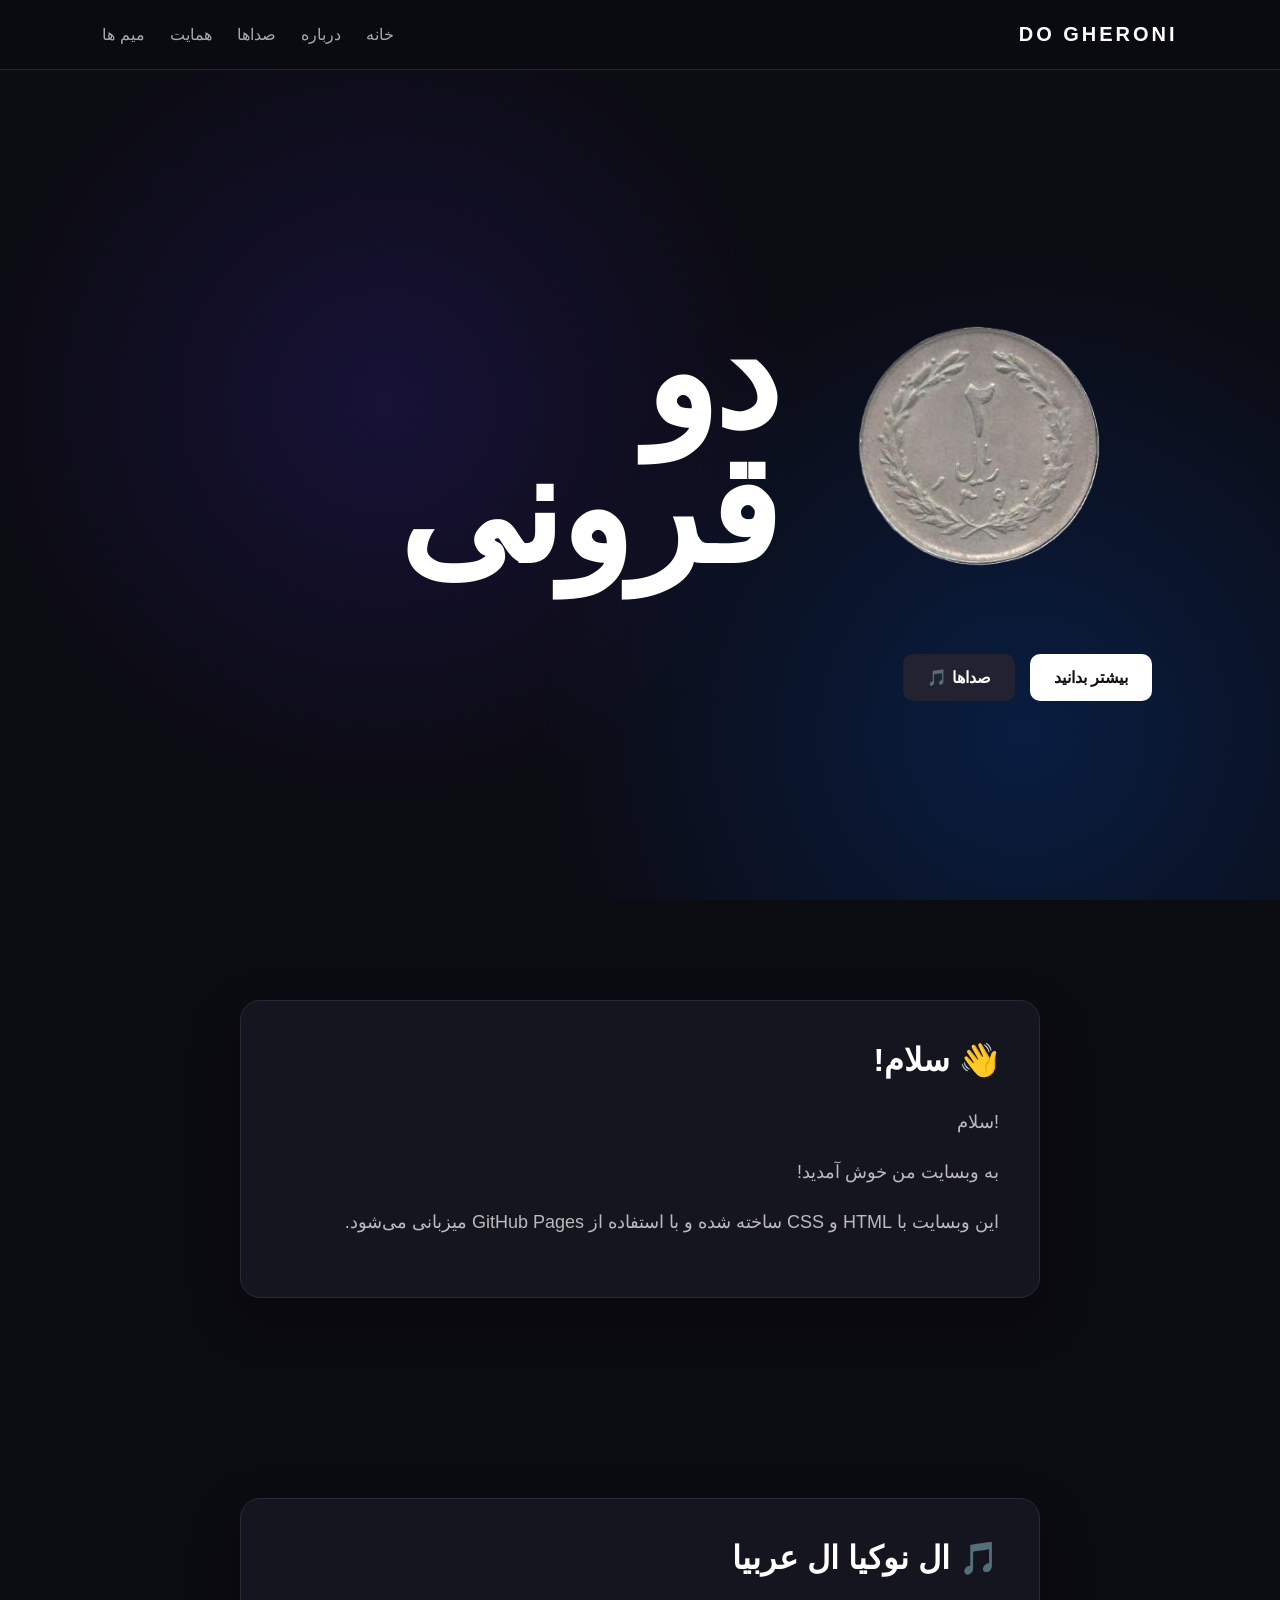
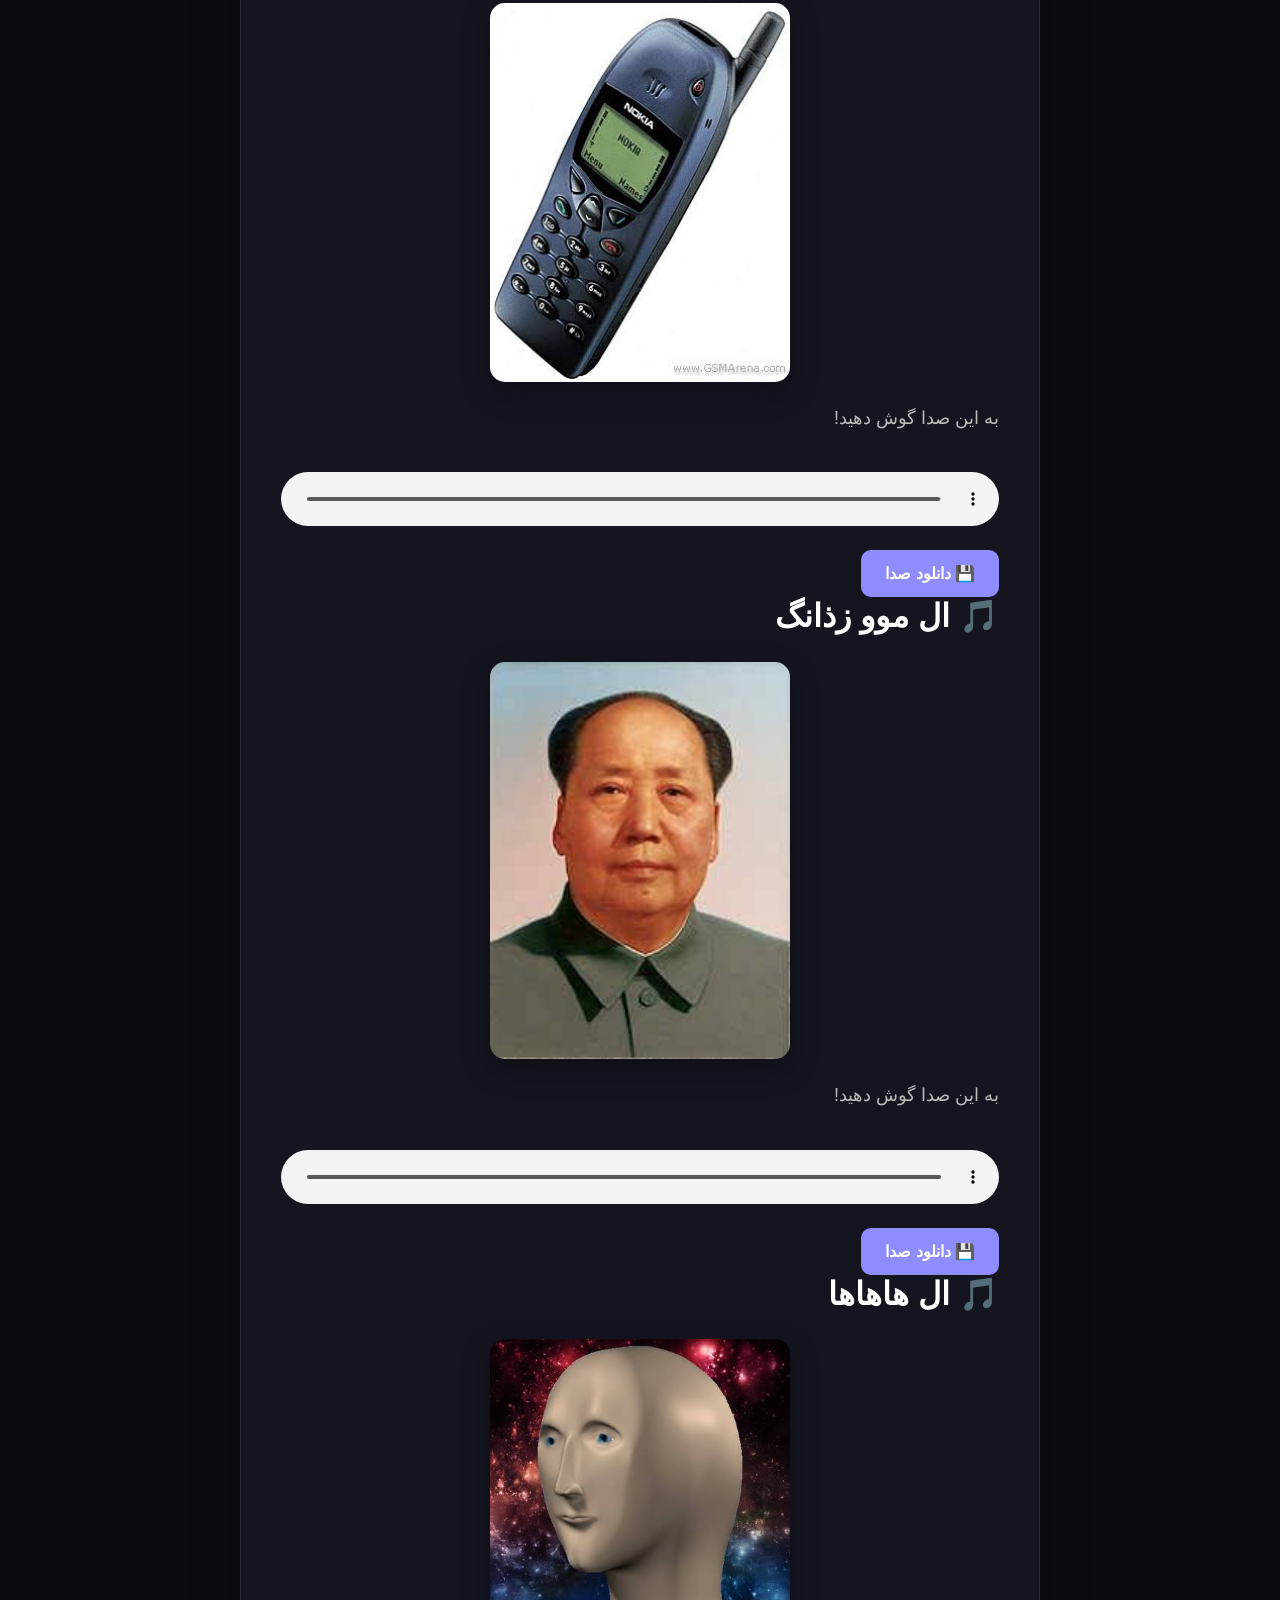
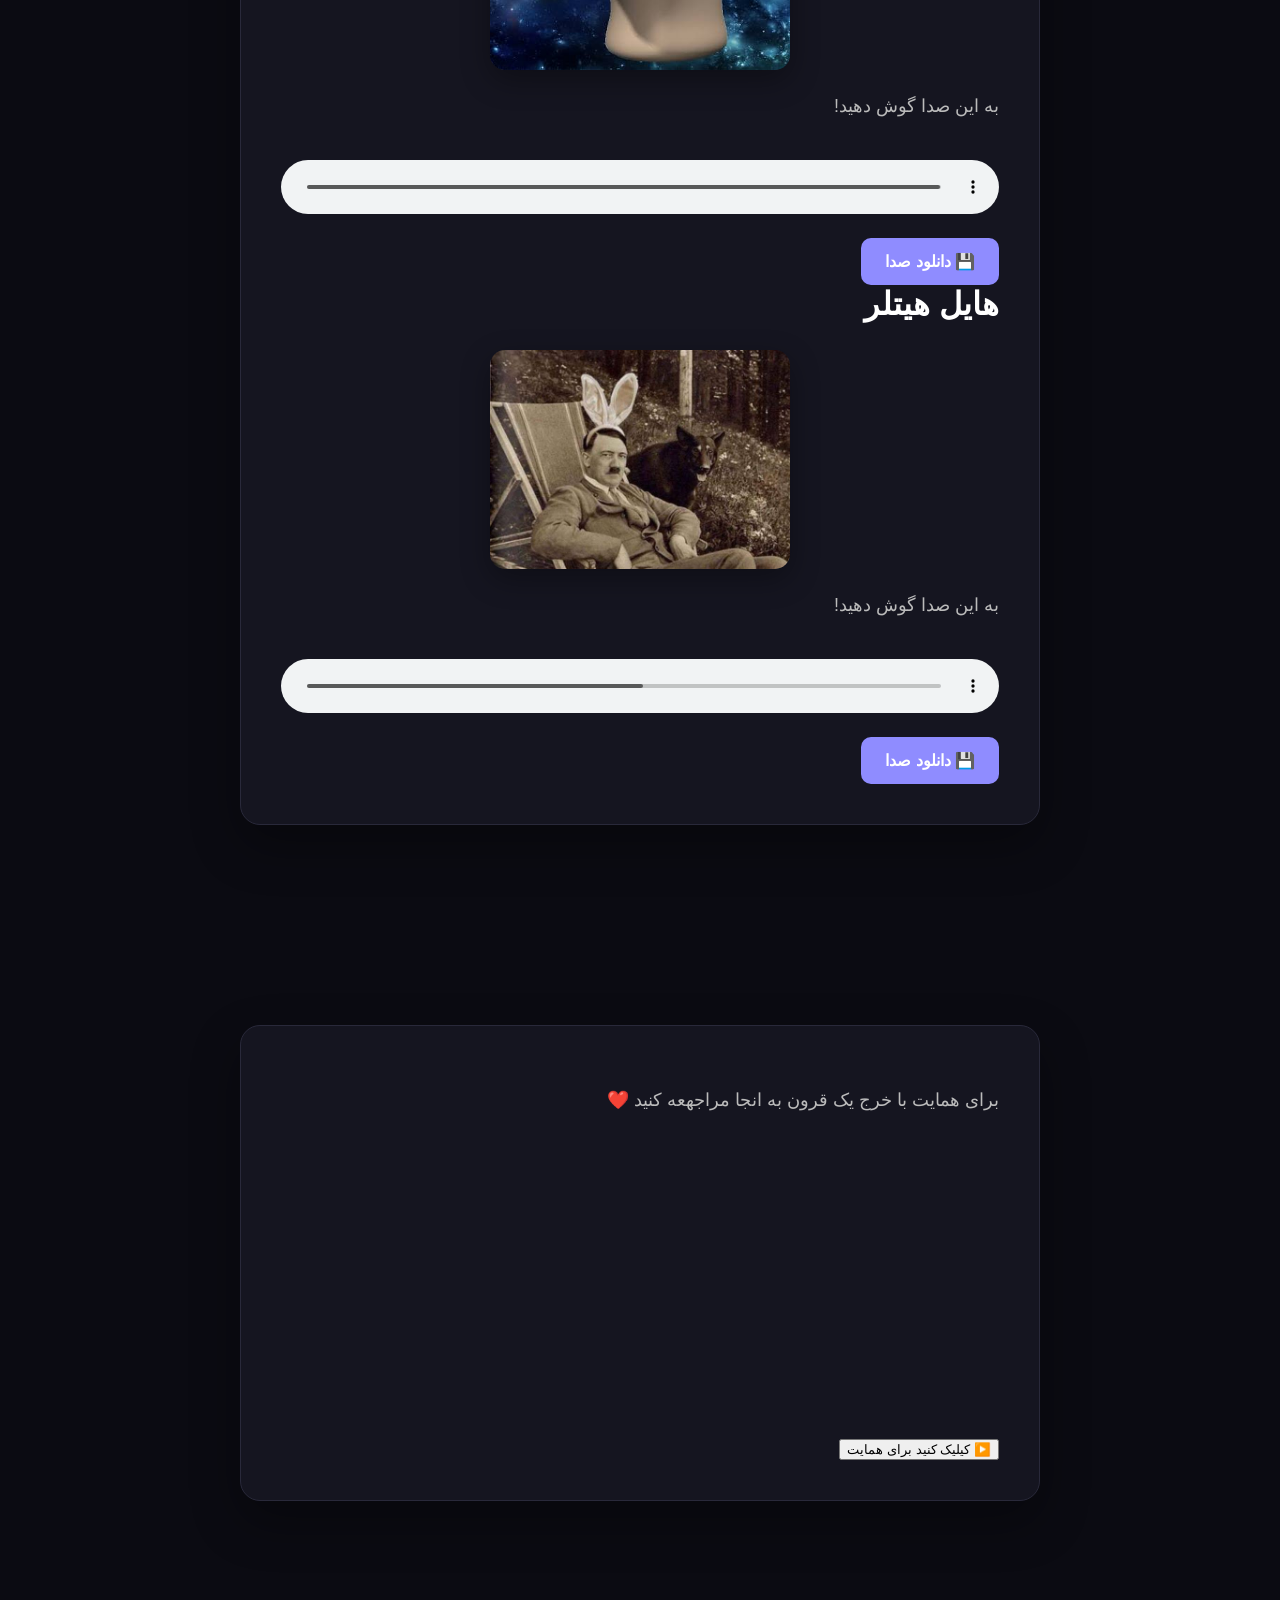
<file: index.html>
<!DOCTYPE html>
<html lang="fa" dir="rtl">

<head>
    <meta charset="UTF-8">
    <meta name="viewport" content="width=device-width, initial-scale=1.0">

    <title>دو قرونی</title>

    <link rel="stylesheet" href="style.css">
</head>
    <link rel="icon" type="image/png" href="hehe (2).png">
    
    <meta charset="UTF-8">
    <meta name="viewport" content="width=device-width, initial-scale=1.0">

    <title>دو قرونی</title>

    <link rel="icon" type="image/png" href="favicon.png">

    <link rel="stylesheet" href="style.css">

<body>

    <header>

        <div class="logo">
            DO GHERONI
        </div>

        <nav>
            <a href="#home">خانه</a>
            <a href="#about">درباره</a>
            <a href="#sounds">صداها</a>
            <a href="#donate">همایت</a>
            <a href="memes.html">میم ها</a>
        </nav>

    </header>


    <main>

        <section id="home" class="hero">

            <div class="hero-text">


                <div class="title">

                    <img src="hehe (2).png" alt="سکه دو قرونی">

                    <h1>
                        دو<br>قرونی
                    </h1>

                </div>

                <div class="buttons">

                    <a href="#about" class="button">
                        بیشتر بدانید
                    </a>

                    <a href="#sounds" class="button secondary">
                        صداها 🎵
                    </a>

                </div>

            </div>

        </section>


        <section id="about" class="section">

            <div class="card">

                <h2>👋 سلام!</h2>

                <p>
                    !سلام
                </p>

                <p>
                    به وبسایت من خوش آمدید!
                </p>

                <p>
                    این وبسایت با HTML و CSS ساخته شده
                    و با استفاده از GitHub Pages میزبانی می‌شود.
                </p>

            </div>

        </section>


        <section id="sounds" class="section">

            <div class="card sound-card">

                

                <h2>🎵 ال نوکیا ال عربیا</h2>

                <img src="nokia.jpeg" class="my-image">

                <p>
                    به این صدا گوش دهید!
                </p>

                <audio controls>
                    <source src="./nokia-arabi.mp3" type="audio/mpeg">
                    مرورگر شما از پخش صدا پشتیبانی نمی‌کند.
                </audio>

                <br>

                <a href="./nokia-arabi.mp3" download class="download-button">
                    💾 دانلود صدا
                </a>

                


                <h2>🎵 ال موو زذانگ</h2>

                <img src="mao zedong.jpeg" alt="تصویر من" class="my-image">

                <p>
                    به این صدا گوش دهید!
                </p>

                <audio controls>
                    <source src="Xue Hua.mp3" type="audio/mpeg">
                    مرورگر شما از پخش صدا پشتیبانی نمی‌کند.
                </audio>

                <br>

                <a href="./Xue Hua.mp3" download class="download-button">
                    💾 دانلود صدا
                </a>

                


                <h2>🎵 ال هاهاها</h2>

                <img src="mmme mne.jpeg" alt="تصویر من" class="my-image">

                <p>
                    به این صدا گوش دهید!
                </p>

                <audio controls>
                    <source src="./FAAAAAAAH.mp3" type="audio/mpeg">
                    مرورگر شما از پخش صدا پشتیبانی نمی‌کند.
                </audio>

                <br>

                <a href="./FAAAAAAAH.mp3" download class="download-button">
                    💾 دانلود صدا
                </a>


                     <h2>هایل هیتلر</h2>

                <img src="hello.jpeg" class="my-image">

                <p>
                    به این صدا گوش دهید!
                </p>

                <audio controls>
                    <source src="./ERIKA GERMAN MARCH.mp3" type="audio/mpeg">
                    مرورگر شما از پخش صدا پشتیبانی نمی‌کند.
                </audio>

                <br>

                <a href="./ERIKA GERMAN MARCH.mp3" download class="download-button">
                    💾 دانلود صدا
                </a>

                

            </div>

        </section>

        

    </main>

    <section id="donate" class="section">

            <div class="card">
                <p>
                    برای همایت با خرج یک قرون به انجا مراجهعه کنید ❤️
                </p>
                <video id="myVideo" width="600">
                    <source src="pos termianl .mp4" type="video/mp4">
                </video>

                <button onclick="playVideo()">▶️ کیلیک کنید برای همایت</button>

                    <script>
                        function playVideo() {
                        const video = document.getElementById("myVideo");
                        video.currentTime = 0;
                        video.play();
                    }
                    </script>

            </div>

        </section>



    <footer></footer>


    </footer>

</body>

</html>
</file>
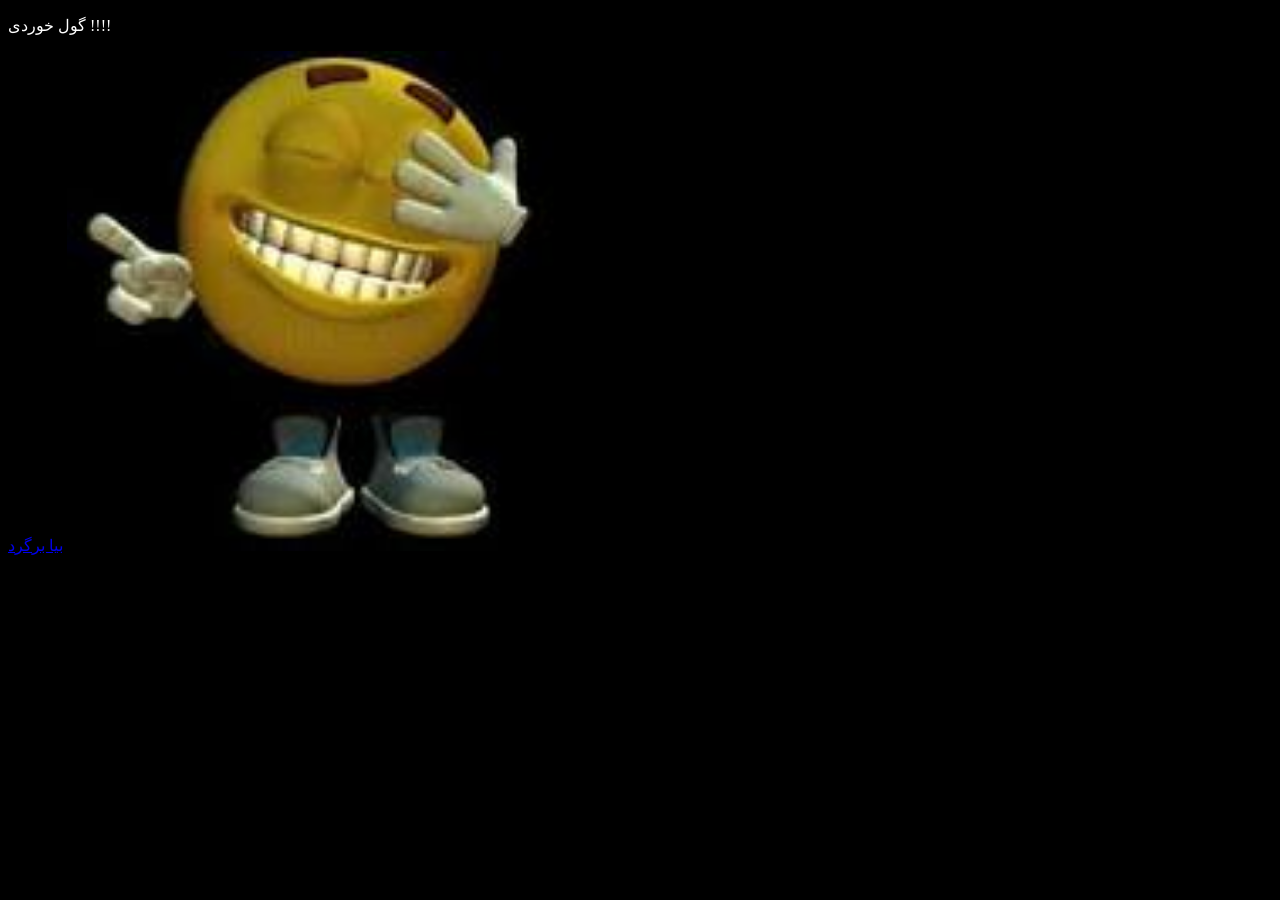
<file: hello.html>
<!DOCTYPE html>
<html>
<head>
    <title>هاهاهاهاهاهاهاهاهاه</title>

    <style>
        body {
            background-color: black;
        }
    </style>
</head>
<body>

    <p><font color="white">گول خوردی !!!!</font></p>
    <a href="index.html">بیا برگرد</a>
    <img src="he.jpeg" alt="My picture" width="500">

</body>
</html>
</file>
<file: style.css>
* {
    box-sizing: border-box;
    scroll-behavior: smooth;
}

body {
    margin: 0;
    font-family: Tahoma, Arial, sans-serif;
    background: #0b0b12;
    color: white;
}

.my-image {
    width: 300px;
    max-width: 100%;
    height: auto;

    border-radius: 15px;

    display: block;
    margin: 20px auto;

    box-shadow: 0 10px 30px #00000055;
}

/* عنوان اصلی و سکه */

.title {
    display: flex;
    align-items: center;
    justify-content: center;
    gap: 25px;
}

.title img {
    width: 350px;
    height: 350px;
    max-width: 40vw;
    object-fit: contain;
}

/* متن عنوان */

h1 {
    margin: 10px 0;

    font-size: clamp(70px, 12vw, 150px);

    line-height: 0.9;

    letter-spacing: -3px;
}

.sound-card h2 {
    margin-top: 50px;
}


/* هدر */

header {
    position: sticky;
    top: 0;
    z-index: 100;

    height: 70px;

    display: flex;
    align-items: center;
    justify-content: space-between;

    padding: 0 8%;

    background: rgba(11, 11, 18, 0.9);
    backdrop-filter: blur(10px);

    border-bottom: 1px solid #252535;
}

.logo {
    direction: ltr;

    font-size: 20px;
    font-weight: bold;

    letter-spacing: 3px;
}

nav {
    display: flex;
    gap: 25px;
}

nav a {
    color: #aaa;
    text-decoration: none;

    transition: 0.2s;
}

nav a:hover {
    color: white;
}


/* صفحه اصلی */

.hero {
    min-height: calc(100vh - 70px);

    display: flex;
    align-items: center;

    padding: 80px 10%;

    background:
        radial-gradient(
            circle at 30% 40%,
            #30208055,
            transparent 40%
        ),
        radial-gradient(
            circle at 80% 80%,
            #0066ff33,
            transparent 40%
        );
}

.hero-text {
    max-width: 1000px;
}

.small-title {
    color: #8f8cff;

    font-weight: bold;

    letter-spacing: 20px;

    font-size: 80px;
}

.description {
    margin-top: 35px;

    font-size: 20px;

    color: #aaa;
}


/* دکمه‌ها */

.buttons {
    display: flex;

    gap: 15px;

    margin-top: 35px;
}

.button,
.download-button {
    display: inline-block;

    padding: 14px 24px;

    border-radius: 10px;

    text-decoration: none;

    font-weight: bold;

    background: white;

    color: #111;

    transition: 0.2s;
}

.button:hover,
.download-button:hover {
    transform: translateY(-3px);

    box-shadow: 0 8px 25px #00000066;
}

.button.secondary {
    background: #222231;

    color: white;
}


/* بخش‌ها */

.section {
    padding: 100px 10%;
}

.card {
    max-width: 800px;

    margin: auto;

    padding: 40px;

    background: #151520;

    border: 1px solid #29293a;

    border-radius: 20px;

    box-shadow: 0 20px 50px #00000055;
}

.card h2 {
    font-size: 32px;

    margin-top: 0;
}

.card p {
    color: #bbb;

    font-size: 18px;

    line-height: 1.8;
}


/* پخش صدا */

.sound-card audio {
    width: 100%;

    margin: 20px 0;
}

.download-button {
    background: #8f8cff;

    color: white;
}


/* پایین صفحه */

footer {
    padding: 40px;

    text-align: center;

    color: #666;

    border-top: 1px solid #20202c;
}


/* موبایل */

@media (max-width: 600px) {

    header {
        padding: 0 20px;
    }

    nav {
        gap: 10px;
    }

    nav a {
        font-size: 14px;
    }

    .hero {
        padding: 60px 25px;
    }

    .title {
        gap: 10px;
    }

    .title img {
        width: 180px;
        height: 180px;
        max-width: 35vw;
    }

    h1 {
        font-size: 70px;
    }

    .section {
        padding: 60px 25px;
    }

    .card {
        padding: 25px;
    }

    .buttons {
        flex-direction: column;
    }

    .button {
        text-align: center;
    }
}
</file>
